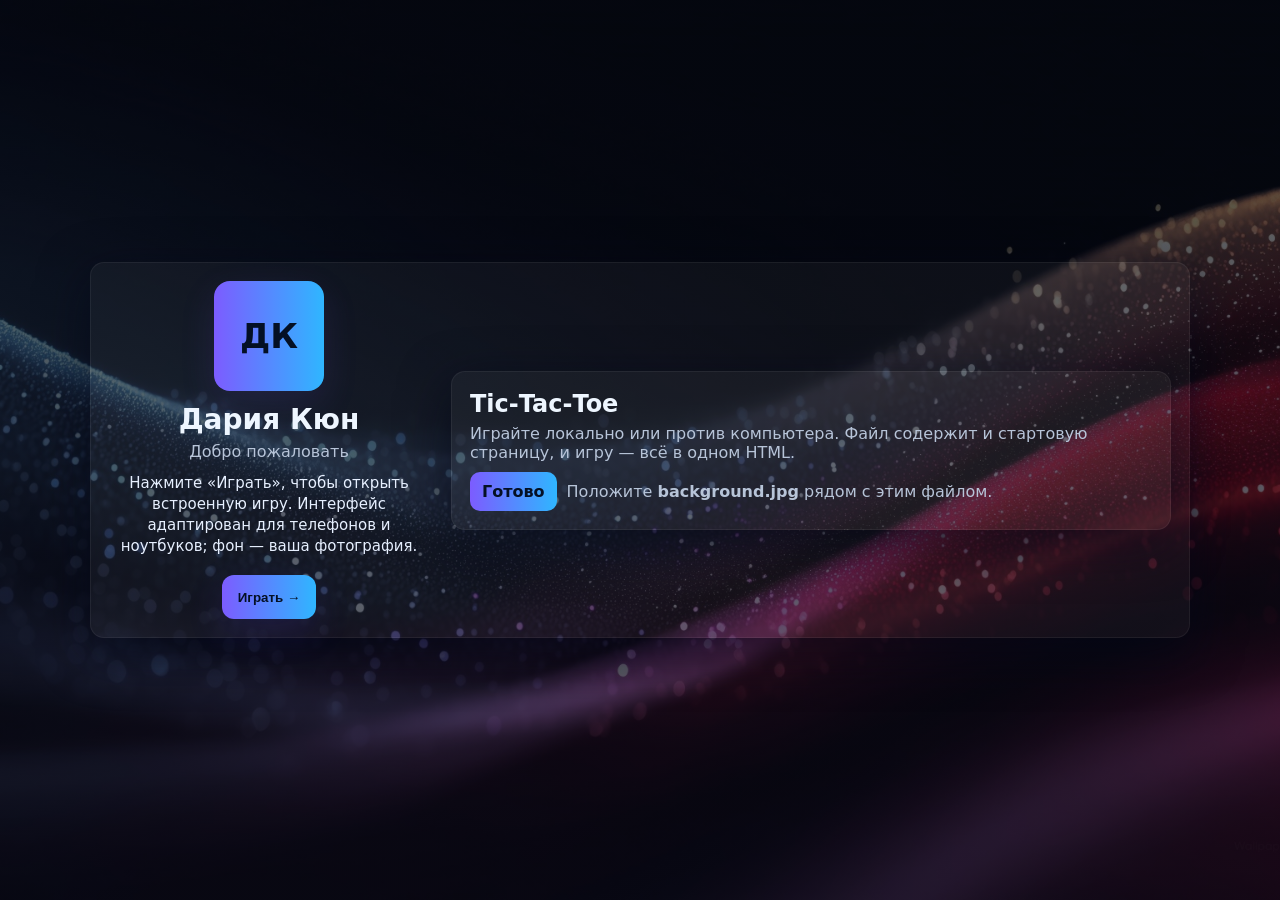
<file: index.html>
<!doctype html>
<html lang="ru">
<head>
  <meta charset="utf-8" />
  <meta name="viewport" content="width=device-width,initial-scale=1,viewport-fit=cover" />
  <title>Дария Кюн — Tic‑Tac‑Toe</title>
  <style>
    :root{
      --overlay: rgba(6,10,20,0.66);
      --panel: rgba(255,255,255,0.04);
      --accent1:#7c5cff;
      --accent2:#2fb6ff;
      --muted:#b7c4d8;
      --win:#ffd36b;
      --x-color:#ffd36b;
      --o-color:#7ee7ff;
      --glass-border: rgba(255,255,255,0.06);
      --radius: 14px;
    }

    html,body{height:100%}
    body{
      margin:0;
      padding: env(safe-area-inset-top) env(safe-area-inset-right) env(safe-area-inset-bottom) env(safe-area-inset-left);
      font-family: Inter, system-ui, -apple-system, "Segoe UI", Roboto, Arial;
      background:
        linear-gradient(var(--overlay), var(--overlay)),
        url('background.jpg') center/cover no-repeat;
      color:#eef6ff;
      -webkit-font-smoothing:antialiased;
      -moz-osx-font-smoothing:grayscale;
      display:flex;
      align-items:center;
      justify-content:center;
      padding:16px;
      touch-action: manipulation;
      -webkit-tap-highlight-color: rgba(255,255,255,0.04);
    }

    *{box-sizing:border-box}

    .container{ width:100%; max-width:1100px; }

    .card{
      background: var(--panel);
      border-radius:var(--radius);
      padding:18px;
      border:1px solid var(--glass-border);
      box-shadow: 0 14px 50px rgba(2,6,23,0.6);
    }

    /* --- Welcome --- */
    #welcome { display:flex; gap:22px; align-items:stretch; }
    @media (max-width:900px){ #welcome{ flex-direction:column; } }

    .left-w { width:320px; min-width:220px; text-align:center; }
    .avatar {
      width:110px; height:110px; border-radius:16px; margin:0 auto 12px;
      background: linear-gradient(90deg,var(--accent1),var(--accent2));
      display:flex;align-items:center;justify-content:center;font-weight:900;color:#041025;font-size:34px;
      box-shadow: 0 12px 36px rgba(124,92,255,0.12);
    }
    h1{ margin:0; font-size:28px; }
    .subtitle{ margin-top:6px; color:var(--muted); }
    .lead{ margin-top:12px; color:#e7f0ff; line-height:1.4; font-size:15px; }

    .cta { margin-top:18px; }
    .btn {
      display:inline-flex;align-items:center;gap:10px;padding:12px 16px;border-radius:12px;
      background: linear-gradient(90deg,var(--accent1),var(--accent2));
      color:#041025;font-weight:800;text-decoration:none;border:0;cursor:pointer;
      box-shadow: 0 12px 36px rgba(92,72,255,0.16);
      min-height:44px;
    }
    .btn:active { transform: translateY(1px); }

    /* --- Game view (new layout: board top, controls bottom) --- */
    #gameView { display:none; flex-direction:column; gap:18px; }

    .game-top {
      display:flex; flex-direction:column; gap:12px; align-items:center;
    }

    .header { width:100%; display:flex; justify-content:space-between; align-items:center; gap:12px; }
    .title { font-size:20px; font-weight:800; margin:0; }
    .turn { font-weight:900; padding:8px 10px; border-radius:8px; background: linear-gradient(90deg,var(--accent1),var(--accent2)); -webkit-background-clip:text; background-clip:text; color:transparent; min-width:86px; text-align:center; }

    /* Board */
    .board-wrap { position:relative; width:100%; display:flex; justify-content:center; }
    .board {
      --board-size: min(88vw, 520px);
      width: var(--board-size);
      display:grid;
      grid-template-columns: repeat(3, 1fr);
      gap:12px;
      padding:14px;
      border-radius:12px;
      background: linear-gradient(180deg, rgba(255,255,255,0.02), rgba(255,255,255,0.01));
      border:1px solid rgba(255,255,255,0.02);
      box-shadow: 0 14px 40px rgba(3,8,20,0.5);
    }
    .cell {
      aspect-ratio: 1 / 1;
      border-radius:12px;
      background: rgba(255,255,255,0.02);
      display:flex; align-items:center; justify-content:center; font-size: clamp(24px, 5vw, 48px); font-weight:900; color:#fff;
      cursor:pointer; user-select:none; transition: transform .12s cubic-bezier(.2,.9,.2,1), box-shadow .12s ease;
      border:1px solid rgba(255,255,255,0.02); position:relative;
      touch-action: manipulation;
      -webkit-tap-highlight-color: rgba(255,255,255,0.04);
      min-width: 0;
    }
    .cell:hover { transform: translateY(-6px); box-shadow: 0 18px 40px rgba(2,6,23,0.45); }
    .cell:active { transform: translateY(-2px); }
    .cell.x { color: var(--x-color); text-shadow: 0 6px 18px rgba(255,211,107,0.08); }
    .cell.o { color: var(--o-color); text-shadow: 0 6px 18px rgba(46,238,255,0.06); }
    .cell.disabled{ cursor:default; opacity:0.9; }
    .cell.win{ transform: scale(1.06); box-shadow: 0 22px 60px rgba(124,92,255,0.14); }

    .win-overlay { position:absolute; inset:0; pointer-events:none; overflow:visible; }
    .win-path { stroke: var(--win); stroke-width:4; stroke-linecap:round; fill:none; stroke-dasharray:200; stroke-dashoffset:200; opacity:0; filter: drop-shadow(0 8px 24px rgba(124,92,255,0.12)); transition: stroke-dashoffset 650ms cubic-bezier(.2,.9,.2,1), opacity .2s ease; }
    .win-overlay.show .win-path { stroke-dashoffset:0; opacity:1; }

    .confetti-root { position:absolute; inset:0; pointer-events:none; overflow:visible; }
    .confetti-dot { position:absolute; width:10px; height:10px; border-radius:50%; transform:translateY(0) scale(.6); opacity:0; transition: transform .9s cubic-bezier(.16,.8,.2,1), opacity .6s ease; }
    .confetti-dot.show { opacity:1; }

    .info { min-height:24px; color:var(--muted); font-weight:700; text-align:center; }

    /* Game bottom: controls */
    .game-bottom {
      display:flex; flex-direction:column; gap:12px; align-items:center;
    }

    .options { width:100%; max-width:600px; display:flex; flex-direction:column; gap:10px; }
    .row { display:flex; gap:8px; align-items:center; justify-content:center; flex-wrap:wrap; }
    label { color:var(--muted); font-size:13px; min-width:80px; }

    .select {
      padding:10px 12px; border-radius:10px; background:transparent; color:#eaf6ff;
      border:1px solid rgba(255,255,255,0.03); font-weight:700; cursor:pointer; min-width:140px;
    }
    .primary {
      padding:10px 12px; border-radius:10px; background: linear-gradient(90deg,var(--accent1),var(--accent2));
      color:#041025; font-weight:800; border:0; cursor:pointer; min-height:44px;
      box-shadow:0 12px 36px rgba(92,72,255,0.14);
    }
    .ghost {
      padding:9px 12px; border-radius:10px; background:transparent; color:var(--muted); border:1px solid rgba(255,255,255,0.03); cursor:pointer;
    }

    .scorebar { display:flex; gap:10px; flex-wrap:wrap; justify-content:center; }
    .scorebox { padding:8px 10px; border-radius:10px; background: linear-gradient(180deg, rgba(255,255,255,0.01), rgba(255,255,255,0.005)); border:1px solid rgba(255,255,255,0.02); color:#fff; }

    .bottom-buttons { display:flex; gap:10px; justify-content:center; flex-wrap:wrap; width:100%; }

    footer { margin-top:6px; color:var(--muted); font-size:12px; text-align:center; }

    @media (max-width:480px){
      .left-w { width:100%; }
      .board { --board-size: min(96vw, 420px); }
      .avatar { width:84px; height:84px; font-size:26px; }
      .btn, .primary { min-height:48px; }
      .row { gap:6px; }
      .select { min-width:100px; }
    }
  </style>
</head>
<body>
  <div class="container">
    <!-- Welcome -->
    <div id="welcome" class="card">
      <div class="left-w">
        <div class="avatar" aria-hidden="true">ДК</div>
        <h1>Дария Кюн</h1>
        <div class="subtitle">Добро пожаловать</div>
        <p class="lead">Нажмите «Играть», чтобы открыть встроенную игру. Интерфейс адаптирован для телефонов и ноутбуков; фон — ваша фотография.</p>
        <div class="cta">
          <button id="goGame" class="btn" title="Перейти к игре">Играть →</button>
        </div>
      </div>

      <div style="flex:1; display:flex; align-items:center;">
        <div style="width:100%;">
          <div class="card" style="padding:18px; display:flex; flex-direction:column; gap:10px; height:100%;">
            <div>
              <h2 style="margin:0 0 6px">Tic‑Tac‑Toe</h2>
              <p style="margin:0;color:var(--muted)">Играйте локально или против компьютера. Файл содержит и стартовую страницу, и игру — всё в одном HTML.</p>
            </div>
            <div style="margin-top:auto; display:flex; gap:10px; align-items:center;">
              <div style="background:linear-gradient(90deg,var(--accent1),var(--accent2)); padding:10px 12px; border-radius:10px; color:#041025; font-weight:800;">Готово</div>
              <div style="color:var(--muted)">Положите <strong>background.jpg</strong> рядом с этим файлом.</div>
            </div>
          </div>
        </div>
      </div>
    </div>

    <!-- Game (new layout: board top, controls bottom) -->
    <div id="gameView" class="card" style="margin-top:18px; display:none;">
      <!-- Game top: board + header + info -->
      <div class="game-top">
        <div class="header">
          <div>
            <h2 class="title">Tic‑Tac‑Toe</h2>
            <div class="subtitle">X начинает</div>
          </div>
          <div class="controls">
            <div id="turn" class="turn">Ход: X</div>
          </div>
        </div>

        <div class="board-wrap">
          <div id="board" class="board" role="grid" aria-label="Игровая доска">
            <div class="cell" data-index="0" role="button" tabindex="0" aria-label="Клетка 1"></div>
            <div class="cell" data-index="1" role="button" tabindex="0" aria-label="Клетка 2"></div>
            <div class="cell" data-index="2" role="button" tabindex="0" aria-label="Клетка 3"></div>

            <div class="cell" data-index="3" role="button" tabindex="0" aria-label="Клетка 4"></div>
            <div class="cell" data-index="4" role="button" tabindex="0" aria-label="Клетка 5"></div>
            <div class="cell" data-index="5" role="button" tabindex="0" aria-label="Клетка 6"></div>

            <div class="cell" data-index="6" role="button" tabindex="0" aria-label="Клетка 7"></div>
            <div class="cell" data-index="7" role="button" tabindex="0" aria-label="Клетка 8"></div>
            <div class="cell" data-index="8" role="button" tabindex="0" aria-label="Клетка 9"></div>
          </div>

          <div class="win-overlay" id="winOverlay" aria-hidden="true">
            <svg viewBox="0 0 100 100" preserveAspectRatio="none" xmlns="http://www.w3.org/2000/svg">
              <path id="winPath" class="win-path" d="" />
            </svg>
          </div>

          <div id="confettiRoot" class="confetti-root" aria-hidden="true"></div>
        </div>

        <div id="info" class="info" aria-live="polite"></div>
      </div>

      <!-- Game bottom: controls -->
      <div class="game-bottom">
        <div class="options">
          <div class="row">
            <label for="mode">Режим:</label>
            <select id="mode" class="select" aria-label="Режим игры">
              <option value="local">Два игрока (локально)</option>
              <option value="ai">Против компьютера</option>
            </select>
          </div>

          <div class="row" id="aiOptions">
            <label for="difficulty">Сложность:</label>
            <select id="difficulty" class="select" aria-label="Сложность AI">
              <option value="easy">Easy</option>
              <option value="medium">Medium</option>
              <option value="hard">Hard</option>
            </select>
          </div>
        </div>

        <div class="scorebar">
          <div class="scorebox"><div class="label">Вы (X)</div><div id="scoreX" class="value">0</div></div>
          <div class="scorebox"><div class="label">Компьютер (O)</div><div id="scoreO" class="value">0</div></div>
          <div class="scorebox"><div class="label">Ничьи</div><div id="scoreD" class="value">0</div></div>
        </div>

        <div class="bottom-buttons">
          <button id="newGame" class="primary">Новая игра</button>
          <button id="resetAll" class="ghost">Сбросить</button>
          <button id="backToWelcome" class="ghost">← Назад</button>
        </div>

        <footer><small>Подсказка: R — новая игра. Касайтесь клеток для установки X / O.</small></footer>
      </div>
    </div>
  </div>

  <script>
    (function(){
      // View elements
      const welcome = document.getElementById('welcome');
      const gameView = document.getElementById('gameView');
      const goGame = document.getElementById('goGame');
      const backToWelcome = document.getElementById('backToWelcome');

      // Game DOM
      const boardEl = document.getElementById('board');
      const cells = Array.from(document.querySelectorAll('.cell'));
      const turnEl = document.getElementById('turn');
      const newGameBtn = document.getElementById('newGame');
      const modeSelect = document.getElementById('mode');
      const difficultySelect = document.getElementById('difficulty');
      const aiOptions = document.getElementById('aiOptions');
      const resetAllBtn = document.getElementById('resetAll');
      const infoEl = document.getElementById('info');
      const scoreXEl = document.getElementById('scoreX');
      const scoreOEl = document.getElementById('scoreO');
      const scoreDEl = document.getElementById('scoreD');
      const winOverlay = document.getElementById('winOverlay');
      const winPath = document.getElementById('winPath');
      const confettiRoot = document.getElementById('confettiRoot');

      // State
      let board = Array(9).fill(null);
      let current = 'X';
      let finished = false;
      let scoreX = 0, scoreO = 0, scoreD = 0;

      // Load saved
      try {
        const saved = JSON.parse(localStorage.getItem('ttt_scores') || 'null');
        if (saved){ scoreX = saved.x||0; scoreO = saved.o||0; scoreD = saved.d||0; updateScores(); }
        const savedMode = localStorage.getItem('ttt_mode'); if (savedMode) modeSelect.value = savedMode;
        const savedDiff = localStorage.getItem('ttt_diff'); if (savedDiff) difficultySelect.value = savedDiff;
      } catch (e) { /* ignore */ }
      toggleAIOptions();

      const winningLines = [
        [0,1,2],[3,4,5],[6,7,8],
        [0,3,6],[1,4,7],[2,5,8],
        [0,4,8],[2,4,6]
      ];

      // View switching
      goGame.addEventListener('click', ()=> {
        welcome.style.display = 'none';
        gameView.style.display = 'flex';
        setTimeout(()=> { newGameBtn.focus(); }, 120);
      });
      backToWelcome.addEventListener('click', ()=> {
        gameView.style.display = 'none';
        welcome.style.display = 'flex';
      });

      // Render
      function render(){
        cells.forEach((c,i) => {
          c.textContent = board[i] || '';
          c.classList.toggle('x', board[i] === 'X');
          c.classList.toggle('o', board[i] === 'O');
          c.classList.toggle('disabled', !!board[i] || finished);
          c.classList.remove('win');
        });
        turnEl.textContent = 'Ход: ' + current;
      }

      function checkWinState(b = board){
        for (const line of winningLines){
          const [a,b1,c] = line;
          if (b[a] && b[a] === b[b1] && b[a] === b[c]) return { winner: b[a], line };
        }
        if (b.every(Boolean)) return { draw: true };
        return null;
      }

      // Click handler on cells
      function cellClick(e){
        if (finished) return;
        const idx = Number(e.currentTarget.dataset.index);
        if (board[idx]) return;
        if (modeSelect.value === 'ai' && current === 'O') return;
        board[idx] = current;
        afterMove();
      }

      cells.forEach(c => {
        c.addEventListener('click', cellClick);
        c.addEventListener('keydown', (e) => { if (e.key === 'Enter' || e.key === ' ') { e.preventDefault(); c.click(); } });
      });

      function afterMove(){
        const res = checkWinState();
        if (res){
          finished = true;
          if (res.winner){
            res.line.forEach(i => cells[i].classList.add('win'));
            infoEl.textContent = 'Победил ' + res.winner + '!';
            if (res.winner === 'X') scoreX++; else scoreO++;
            saveScores(); updateScores(); animateWinLine(res.line);
          } else {
            infoEl.textContent = 'Ничья!';
            scoreD++; saveScores(); updateScores(); flashDraw();
          }
          cells.forEach(c => c.classList.add('disabled'));
        } else {
          current = current === 'X' ? 'O' : 'X';
          render();
          if (!finished && modeSelect.value === 'ai' && current === 'O') {
            setTimeout(aiMove, difficultySelect.value === 'hard' ? 320 : 260);
          }
        }
        render();
      }

      // AI
      function aiMove(){
        const diff = difficultySelect.value;
        let idx = null;
        if (diff === 'easy') idx = aiRandom();
        else if (diff === 'medium') idx = aiMedium();
        else idx = aiHard();
        if (idx === null) idx = aiRandom();
        board[idx] = 'O';
        afterMove();
      }
      function aiRandom(){
        const empties = board.map((v,i)=> v?null:i).filter(v=>v!==null);
        if (!empties.length) return null;
        return empties[Math.floor(Math.random()*empties.length)];
      }
      function aiMedium(){
        for (let i=0;i<9;i++){
          if (!board[i]){ board[i] = 'O'; const s = checkWinState(board); board[i] = null; if (s && s.winner === 'O') return i; }
        }
        for (let i=0;i<9;i++){
          if (!board[i]){ board[i] = 'X'; const s = checkWinState(board); board[i] = null; if (s && s.winner === 'X') return i; }
        }
        if (!board[4]) return 4;
        const corners = [0,2,6,8].filter(i=>!board[i]);
        if (corners.length) return corners[Math.floor(Math.random()*corners.length)];
        return aiRandom();
      }
      function aiHard(){
        const best = minimax(board.slice(), 'O', 0);
        return best.index;
      }
      function minimax(b, player, depth){
        const winner = checkWinStatic(b);
        if (winner === 'O') return { score: 10 - depth };
        if (winner === 'X') return { score: depth - 10 };
        if (b.every(Boolean)) return { score: 0 };
        const moves = [];
        for (let i=0;i<9;i++){
          if (!b[i]){
            const move = { index: i };
            b[i] = player;
            const result = minimax(b, player === 'O' ? 'X' : 'O', depth+1);
            move.score = result.score;
            b[i] = null;
            moves.push(move);
          }
        }
        let bestMove;
        if (player === 'O'){
          let bestScore = -Infinity;
          for (const m of moves) if (m.score > bestScore){ bestScore = m.score; bestMove = m; }
        } else {
          let bestScore = Infinity;
          for (const m of moves) if (m.score < bestScore){ bestScore = m.score; bestMove = m; }
        }
        return bestMove || { index: null, score: 0 };
      }
      function checkWinStatic(b){
        for (const line of winningLines){
          const [a,b1,c] = line;
          if (b[a] && b[a] === b[b1] && b[a] === b[c]) return b[a];
        }
        if (b.every(Boolean)) return 'draw';
        return null;
      }

      // Win animation
      function animateWinLine(line){
        const rectBoard = boardEl.getBoundingClientRect();
        const centers = cells.map(c => {
          const r = c.getBoundingClientRect();
          return { x: ((r.left + r.right)/2) - rectBoard.left, y: ((r.top + r.bottom)/2) - rectBoard.top };
        });
        const start = centers[line[0]], end = centers[line[2]];
        const sx = (start.x / rectBoard.width) * 100;
        const sy = (start.y / rectBoard.height) * 100;
        const ex = (end.x / rectBoard.width) * 100;
        const ey = (end.y / rectBoard.height) * 100;
        const d = `M ${sx} ${sy} L ${ex} ${ey}`;
        winPath.setAttribute('d', d);
        winOverlay.classList.remove('show');
        winPath.style.transition = 'none';
        winPath.style.strokeDasharray = '200';
        winPath.style.strokeDashoffset = '200';
        requestAnimationFrame(()=> {
          requestAnimationFrame(()=> {
            winOverlay.classList.add('show');
            winPath.style.transition = 'stroke-dashoffset 650ms cubic-bezier(.2,.9,.2,1), opacity .25s ease';
            winPath.style.strokeDashoffset = '0';
          });
        });
        spawnConfetti(line);
        setTimeout(()=> setTimeout(clearWinOverlay, 1200), 900);
      }
      function clearWinOverlay(){
        winOverlay.classList.remove('show');
        winPath.style.transition = 'none';
        winPath.setAttribute('d', '');
        confettiRoot.innerHTML = '';
      }
      function spawnConfetti(line){
        confettiRoot.innerHTML = '';
        const mid = line[1];
        const midRect = cells[mid].getBoundingClientRect();
        const parentRect = boardEl.getBoundingClientRect();
        const cx = ((midRect.left + midRect.right)/2) - parentRect.left;
        const cy = ((midRect.top + midRect.bottom)/2) - parentRect.top;
        const colors = ['#ffd36b','#7c5cff','#2fb6ff','#ff7ab6','#86f0ff'];
        for (let i=0;i<12;i++){
          const dot = document.createElement('div');
          dot.className = 'confetti-dot';
          dot.style.left = (cx - 5 + (Math.random()*40-20)) + 'px';
          dot.style.top = (cy - 5 + (Math.random()*40-20)) + 'px';
          dot.style.background = colors[i % colors.length];
          confettiRoot.appendChild(dot);
          setTimeout(()=> {
            dot.classList.add('show');
            dot.style.transform = `translate(${(Math.random()*160-80)}px, ${-(100 + Math.random()*80)}px) scale(${0.7 + Math.random()})`;
            dot.style.opacity = '1';
          }, 80 + i*40);
          setTimeout(()=> { dot.style.opacity = '0'; }, 1600 + i*40);
        }
      }
      function flashDraw(){
        cells.forEach((c,i) => {
          c.classList.add('win');
          setTimeout(()=> c.classList.remove('win'), 600 + i*20);
        });
      }

      // Scores
      function updateScores(){ scoreXEl.textContent = scoreX; scoreOEl.textContent = scoreO; scoreDEl.textContent = scoreD; }
      function saveScores(){ localStorage.setItem('ttt_scores', JSON.stringify({ x: scoreX, o: scoreO, d: scoreD })); }

      // Controls
      function newGame(startFresh=false){
        board = Array(9).fill(null);
        finished = false;
        current = 'X';
        clearWinOverlay();
        render();
        infoEl.textContent = '';
        if (!finished && modeSelect.value === 'ai' && current === 'O') setTimeout(aiMove, 250);
      }
      function toggleAIOptions(){
        aiOptions.style.display = modeSelect.value === 'ai' ? 'flex' : 'none';
        localStorage.setItem('ttt_mode', modeSelect.value);
      }

      // Events
      newGameBtn.addEventListener('click', ()=> newGame(true));
      modeSelect.addEventListener('change', ()=> { toggleAIOptions(); localStorage.setItem('ttt_mode', modeSelect.value); newGame(true); });
      difficultySelect.addEventListener('change', ()=> { localStorage.setItem('ttt_diff', difficultySelect.value); });
      resetAllBtn.addEventListener('click', ()=> {
        localStorage.removeItem('ttt_scores'); localStorage.removeItem('ttt_mode'); localStorage.removeItem('ttt_diff');
        scoreX = scoreO = scoreD = 0; updateScores();
        modeSelect.value = 'local'; difficultySelect.value = 'easy'; toggleAIOptions();
        infoEl.textContent = 'Сброшены настройки и счёт';
        setTimeout(()=> infoEl.textContent = '', 1600);
        newGame(true);
      });
      document.addEventListener('keydown', (e)=> { if (e.key === 'r' || e.key === 'R') newGame(true); });

      // Initialize
      render();
      toggleAIOptions();
      window.addEventListener('resize', clearWinOverlay);
    })();
  </script>
</body>
</html>
</file>
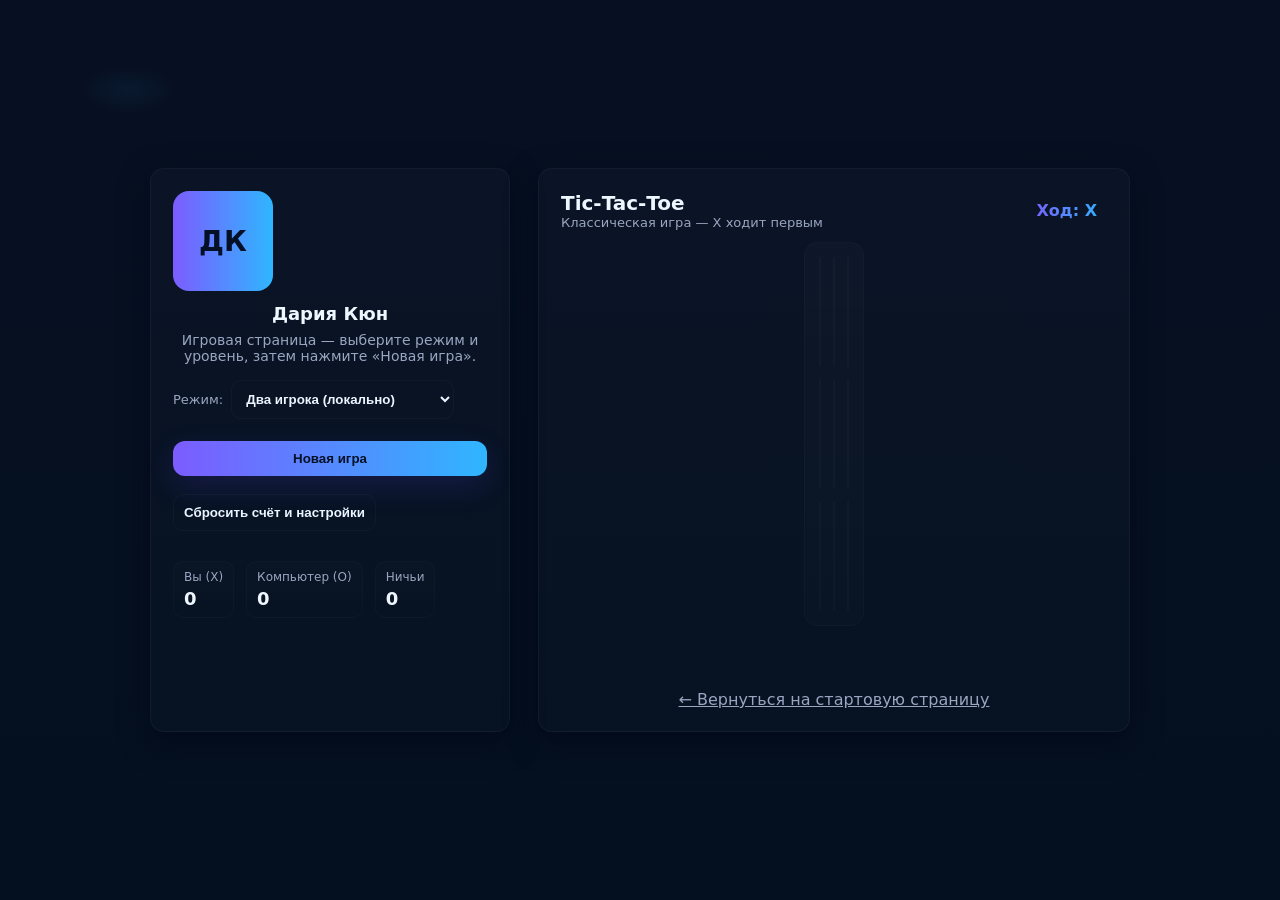
<file: info.html>
<!doctype html>
<html lang="ru">
<head>
  <meta charset="utf-8" />
  <meta name="viewport" content="width=device-width,initial-scale=1" />
  <title>Tic Tac Toe — Игра</title>
  <style>
    :root{
      --bg:#071022;
      --card: rgba(255,255,255,0.03);
      --accent1:#7c5cff;
      --accent2:#2fb6ff;
      --muted:#9aa6c1;
      --win:#ffd36b;
      --x-color:#ffd36b;
      --o-color:#7ee7ff;
    }
    *{box-sizing:border-box}
    html,body{height:100%}
    body{
      margin:0;
      font-family: Inter, system-ui, -apple-system, "Segoe UI", Roboto, Arial;
      background: radial-gradient(800px 400px at 10% 10%, rgba(47,182,255,0.06), transparent 6%),
                  linear-gradient(180deg,var(--bg), #041020);
      color:#eef6ff;
      display:flex;
      align-items:center;
      justify-content:center;
      padding:28px;
    }

    .wrap{ width:100%; max-width:980px; display:grid; grid-template-columns:360px 1fr; gap:28px; }
    @media (max-width:900px){ .wrap{ grid-template-columns: 1fr; padding:12px } }

    .panel{
      background: linear-gradient(180deg, rgba(255,255,255,0.02), rgba(255,255,255,0.01));
      border-radius:14px;padding:22px;border:1px solid rgba(255,255,255,0.04);
      box-shadow: 0 10px 30px rgba(2,6,23,0.6);
    }

    /* left panel */
    .profile .avatar{ width:100px;height:100px;border-radius:16px;background:linear-gradient(90deg,var(--accent1),var(--accent2));display:flex;align-items:center;justify-content:center;font-weight:800;color:#041025;font-size:28px;margin-bottom:12px }
    .profile h2{ margin:0;font-size:18px }
    .profile p{ color:var(--muted); font-size:14px; margin-top:8px }

    .options{ margin-top:16px; display:flex;flex-direction:column; gap:10px }
    .row{ display:flex;gap:8px; align-items:center }
    label{ font-size:13px; color:var(--muted) }

    .select, .toggle{
      padding:10px;border-radius:10px;background:transparent;border:1px solid rgba(255,255,255,0.03); color:#eaf5ff; font-weight:700; cursor:pointer;
    }

    .btn-primary{
      margin-top:12px;padding:10px 14px;border-radius:12px;background:linear-gradient(90deg,var(--accent1),var(--accent2)); color:#041025;font-weight:800;border:0; cursor:pointer; box-shadow:0 10px 30px rgba(92,72,255,0.16)
    }

    /* board area */
    .game{
      display:flex;flex-direction:column;align-items:center;gap:12px;
    }
    .header{ width:100%; display:flex;justify-content:space-between; align-items:center }
    .title{ font-size:20px; margin:0 }
    .subtitle{ color:var(--muted); font-size:13px }

    .controls{ display:flex; gap:10px; align-items:center }
    .turn{ font-weight:700; padding:8px 10px; border-radius:10px; background: linear-gradient(90deg,var(--accent1),var(--accent2)); -webkit-background-clip:text; background-clip:text; color:transparent }

    .board-wrap{ position:relative; }
    .board{
      display:grid; grid-template-columns:repeat(3,1fr); gap:12px; padding:14px; background: linear-gradient(180deg, rgba(255,255,255,0.02), rgba(255,255,255,0.01)); border-radius:14px; width:100%; max-width:520px;
      border:1px solid rgba(255,255,255,0.02);
    }
    .cell{
      height:110px;border-radius:12px;background: linear-gradient(180deg, rgba(255,255,255,0.01), rgba(255,255,255,0.005));
      display:flex;align-items:center;justify-content:center;font-size:48px;font-weight:800;color:#fff; cursor:pointer; user-select:none; transition:transform .12s ease, box-shadow .12s ease;
      border:1px solid rgba(255,255,255,0.02); position:relative;
    }
    .cell:hover{ transform: translateY(-6px); box-shadow: 0 18px 40px rgba(2,6,23,0.5) }
    .cell.x{ color:var(--x-color); text-shadow: 0 6px 18px rgba(255,211,107,0.08) }
    .cell.o{ color:var(--o-color); text-shadow: 0 6px 18px rgba(46,238,255,0.06) }
    .cell.win{ transform: scale(1.06); box-shadow: 0 20px 60px rgba(124,92,255,0.12) }

    .win-overlay{ position:absolute; inset:0; pointer-events:none; overflow:visible }
    .win-path{ stroke: var(--win); stroke-width:3.5; stroke-linecap:round; fill:none; stroke-dasharray:200; stroke-dashoffset:200; transition: stroke-dashoffset 650ms cubic-bezier(.2,.9,.2,1), opacity .2s ease; opacity:0; filter: drop-shadow(0 8px 24px rgba(124,92,255,0.12)); }
    .win-overlay.show .win-path{ stroke-dashoffset:0; opacity:1 }

    .confetti-root{ position:absolute; inset:0; pointer-events:none; overflow:visible }
    .confetti-dot{ position:absolute; width:10px;height:10px;border-radius:50%; transform:translateY(0) scale(.6); opacity:0; transition: transform .9s cubic-bezier(.16,.8,.2,1), opacity .6s ease; }
    .confetti-dot.show{ opacity:1 }

    .info{ min-height:26px; color:var(--muted); font-weight:700; margin-top:6px; text-align:center }

    .scoreboard{ display:flex; gap:12px; margin-top:6px }
    .scorebox{ padding:8px 10px; border-radius:10px; background:linear-gradient(180deg, rgba(255,255,255,0.01), rgba(255,255,255,0.005)); border:1px solid rgba(255,255,255,0.02) }
    .scorebox .label{ color:var(--muted); font-size:12px } .scorebox .value{ font-weight:800; margin-top:4px; font-size:18px }

    footer{ color:var(--muted); text-align:center; margin-top:8px }
    @media (max-width:900px){ .wrap{ grid-template-columns: 1fr } .board{ max-width:100% } .cell{ height:86px; font-size:36px } }
  </style>
</head>
<body>
  <div class="wrap" role="main" aria-labelledby="title">
    <aside class="panel profile" aria-label="Панель настроек">
      <div style="text-align:center">
        <div class="avatar">ДК</div>
        <h2>Дария Кюн</h2>
        <p>Игровая страница — выберите режим и уровень, затем нажмите «Новая игра».</p>
      </div>

      <div class="options">
        <div class="row">
          <label for="mode">Режим:</label>
          <select id="mode" class="select" title="Выбрать режим">
            <option value="local">Два игрока (локально)</option>
            <option value="ai">Играть против компьютера</option>
          </select>
        </div>

        <div class="row" id="aiOptions" style="display:flex;align-items:center;gap:8px">
          <label for="difficulty">Сложность:</label>
          <select id="difficulty" class="select" title="Уровень AI">
            <option value="easy">Easy (рандом)</option>
            <option value="medium">Medium (блок/выигрыш)</option>
            <option value="hard">Hard (Minimax)</option>
          </select>
        </div>

        <button id="newGame" class="btn-primary">Новая игра</button>

        <div style="margin-top:8px; display:flex; gap:8px;">
          <button id="clearStorage" class="select">Сбросить счёт и настройки</button>
        </div>

        <div style="margin-top:14px">
          <div class="scoreboard">
            <div class="scorebox"><div class="label">Вы (X)</div><div id="scoreX" class="value">0</div></div>
            <div class="scorebox"><div class="label">Компьютер (O)</div><div id="scoreO" class="value">0</div></div>
            <div class="scorebox"><div class="label">Ничьи</div><div id="scoreD" class="value">0</div></div>
          </div>
        </div>
      </div>
    </aside>

    <section class="panel game" aria-label="Игровая панель">
      <div class="header">
        <div>
          <h3 class="title">Tic‑Tac‑Toe</h3>
          <div class="subtitle">Классическая игра — X ходит первым</div>
        </div>
        <div class="controls">
          <div id="turn" class="turn">Ход: X</div>
        </div>
      </div>

      <div class="board-wrap" aria-hidden="false">
        <div id="board" class="board" role="grid" aria-label="Игровое поле">
          <!-- клетки генерируются скриптом при инициализации, но добавлены также сюда для доступности -->
          <div class="cell" data-index="0" role="button" tabindex="0" aria-label="Клетка 1"></div>
          <div class="cell" data-index="1" role="button" tabindex="0" aria-label="Клетка 2"></div>
          <div class="cell" data-index="2" role="button" tabindex="0" aria-label="Клетка 3"></div>

          <div class="cell" data-index="3" role="button" tabindex="0" aria-label="Клетка 4"></div>
          <div class="cell" data-index="4" role="button" tabindex="0" aria-label="Клетка 5"></div>
          <div class="cell" data-index="5" role="button" tabindex="0" aria-label="Клетка 6"></div>

          <div class="cell" data-index="6" role="button" tabindex="0" aria-label="Клетка 7"></div>
          <div class="cell" data-index="7" role="button" tabindex="0" aria-label="Клетка 8"></div>
          <div class="cell" data-index="8" role="button" tabindex="0" aria-label="Клетка 9"></div>
        </div>

        <div class="win-overlay" id="winOverlay" aria-hidden="true">
          <svg viewBox="0 0 100 100" preserveAspectRatio="none" xmlns="http://www.w3.org/2000/svg">
            <path id="winPath" class="win-path" d="" />
          </svg>
        </div>

        <div id="confettiRoot" class="confetti-root" aria-hidden="true"></div>
      </div>

      <div id="info" class="info" aria-live="polite"></div>

      <footer style="width:100%;text-align:center;margin-top:8px;color:var(--muted)"><a href="../index.html" style="color:var(--muted);text-decoration:underline">← Вернуться на стартовую страницу</a></footer>
    </section>
  </div>

  <script>
    (function(){
      // DOM
      const boardEl = document.getElementById('board');
      const cells = Array.from(document.querySelectorAll('.cell'));
      const turnEl = document.getElementById('turn');
      const newGameBtn = document.getElementById('newGame');
      const modeSelect = document.getElementById('mode');
      const difficultySelect = document.getElementById('difficulty');
      const aiOptions = document.getElementById('aiOptions');
      const clearStorageBtn = document.getElementById('clearStorage');
      const infoEl = document.getElementById('info');
      const scoreXEl = document.getElementById('scoreX');
      const scoreOEl = document.getElementById('scoreO');
      const scoreDEl = document.getElementById('scoreD');
      const winOverlay = document.getElementById('winOverlay');
      const winPath = document.getElementById('winPath');
      const confettiRoot = document.getElementById('confettiRoot');

      // State
      let board = Array(9).fill(null);
      let current = 'X';
      let finished = false;
      let scoreX = 0, scoreO = 0, scoreD = 0;

      // load saved
      const saved = JSON.parse(localStorage.getItem('ttt_scores') || 'null');
      if (saved) { scoreX=saved.x||0; scoreO=saved.o||0; scoreD=saved.d||0; updateScores(); }
      const savedMode = localStorage.getItem('ttt_mode');
      if (savedMode) modeSelect.value = savedMode;
      const savedDiff = localStorage.getItem('ttt_diff');
      if (savedDiff) difficultySelect.value = savedDiff;
      toggleAIOptions();

      const winningLines = [
        [0,1,2],[3,4,5],[6,7,8],
        [0,3,6],[1,4,7],[2,5,8],
        [0,4,8],[2,4,6]
      ];

      // render
      function render(){
        cells.forEach((c,i) => {
          c.textContent = board[i] || '';
          c.classList.toggle('x', board[i]==='X');
          c.classList.toggle('o', board[i]==='O');
          if (board[i]) c.classList.add('disabled'); else c.classList.remove('disabled');
          c.classList.remove('win');
        });
        turnEl.textContent = 'Ход: ' + current;
        infoEl.textContent = '';
      }

      function checkWinState(){
        for (const line of winningLines){
          const [a,b,c] = line;
          if (board[a] && board[a] === board[b] && board[a] === board[c]) return { winner: board[a], line };
        }
        if (board.every(Boolean)) return { draw: true };
        return null;
      }

      function cellClick(e){
        if (finished) return;
        const idx = Number(e.currentTarget.dataset.index);
        if (board[idx]) return;
        // If mode is AI and it's AI's turn, ignore clicks
        if (modeSelect.value === 'ai' && current === 'O') return;
        board[idx] = current;
        afterMove();
      }

      function afterMove(){
        const res = checkWinState();
        if (res){
          finished = true;
          if (res.winner){
            res.line.forEach(i => cells[i].classList.add('win'));
            infoEl.textContent = 'Победил ' + res.winner + '!';
            if (res.winner === 'X') { scoreX++; } else { scoreO++; }
            saveScores();
            updateScores();
            animateWinLine(res.line);
          } else if (res.draw){
            infoEl.textContent = 'Ничья!';
            scoreD++;
            saveScores();
            updateScores();
            flashDraw();
          }
          cells.forEach(c => c.classList.add('disabled'));
        } else {
          current = current === 'X' ? 'O' : 'X';
          render();
          // если режим AI и теперь ход компьютера — запустить ход AI
          if (!finished && modeSelect.value === 'ai' && current === 'O'){
            setTimeout(aiMove, 320);
          }
        }
        render();
      }

      // AI implementations
      function aiMove(){
        const diff = difficultySelect.value;
        let idx = null;
        if (diff === 'easy') idx = aiRandom();
        else if (diff === 'medium') idx = aiMedium();
        else idx = aiHard(); // minimax
        if (idx === null) { idx = aiRandom(); }
        board[idx] = 'O';
        afterMove();
      }

      function aiRandom(){
        const empties = board.map((v,i)=> v?null:i).filter(v=>v!==null);
        if (!empties.length) return null;
        return empties[Math.floor(Math.random()*empties.length)];
      }

      function aiMedium(){
        // 1) win if possible
        for (let i=0;i<9;i++){
          if (!board[i]){
            board[i]='O';
            if (checkWinState() && checkWinState().winner === 'O'){ board[i]=null; return i; }
            board[i]=null;
          }
        }
        // 2) block player immediate win
        for (let i=0;i<9;i++){
          if (!board[i]){
            board[i]='X';
            if (checkWinState() && checkWinState().winner === 'X'){ board[i]=null; return i; }
            board[i]=null;
          }
        }
        // 3) take center
        if (!board[4]) return 4;
        // 4) take a corner
        const corners = [0,2,6,8].filter(i=>!board[i]);
        if (corners.length) return corners[Math.floor(Math.random()*corners.length)];
        // 5) random
        return aiRandom();
      }

      function aiHard(){
        // minimax: returns best index for 'O'
        const best = minimax(board.slice(), 'O', 0);
        return best.index;
      }

      function minimax(b, player, depth){
        const winner = checkWinStatic(b);
        if (winner === 'O') return { score: 10 - depth };
        if (winner === 'X') return { score: depth - 10 };
        if (b.every(Boolean)) return { score: 0 };

        const moves = [];
        for (let i=0;i<9;i++){
          if (!b[i]){
            const move = { index: i };
            b[i] = player;
            const result = minimax(b, player === 'O' ? 'X' : 'O', depth+1);
            move.score = result.score;
            b[i] = null;
            moves.push(move);
          }
        }

        let bestMove;
        if (player === 'O'){
          // maximize
          let bestScore = -Infinity;
          for (const m of moves) if (m.score > bestScore){ bestScore = m.score; bestMove = m; }
        } else {
          // minimize
          let bestScore = Infinity;
          for (const m of moves) if (m.score < bestScore){ bestScore = m.score; bestMove = m; }
        }
        return bestMove || { index: null, score: 0 };
      }

      function checkWinStatic(b){
        for (const line of winningLines){
          const [a,b1,c] = line;
          if (b[a] && b[a] === b[b1] && b[a] === b[c]) return b[a];
        }
        if (b.every(Boolean)) return 'draw';
        return null;
      }

      // UI helpers
      function animateWinLine(line){
        const rectBoard = boardEl.getBoundingClientRect();
        const centers = cells.map(c => {
          const r = c.getBoundingClientRect();
          return { x: ((r.left + r.right)/2) - rectBoard.left, y: ((r.top + r.bottom)/2) - rectBoard.top };
        });
        const start = centers[line[0]], end = centers[line[2]];
        const sx = (start.x / rectBoard.width) * 100;
        const sy = (start.y / rectBoard.height) * 100;
        const ex = (end.x / rectBoard.width) * 100;
        const ey = (end.y / rectBoard.height) * 100;
        const d = `M ${sx} ${sy} L ${ex} ${ey}`;
        winPath.setAttribute('d', d);
        winOverlay.classList.remove('show');
        winPath.style.transition = 'none';
        winPath.style.strokeDasharray = '200';
        winPath.style.strokeDashoffset = '200';
        requestAnimationFrame(()=> {
          requestAnimationFrame(()=> {
            winOverlay.classList.add('show');
            winPath.style.transition = 'stroke-dashoffset 650ms cubic-bezier(.2,.9,.2,1), opacity .25s ease';
            winPath.style.strokeDashoffset = '0';
          });
        });
        spawnConfetti(line);
        setTimeout(()=> setTimeout(clearWinOverlay, 1200), 900);
      }

      function clearWinOverlay(){
        winOverlay.classList.remove('show');
        winPath.style.transition = 'none';
        winPath.setAttribute('d','');
        confettiRoot.innerHTML = '';
      }

      function spawnConfetti(line){
        confettiRoot.innerHTML = '';
        const mid = line[1];
        const midRect = cells[mid].getBoundingClientRect();
        const parentRect = boardEl.getBoundingClientRect();
        const cx = ((midRect.left + midRect.right)/2) - parentRect.left;
        const cy = ((midRect.top + midRect.bottom)/2) - parentRect.top;
        const colors = ['#ffd36b','#7c5cff','#2fb6ff','#ff7ab6','#86f0ff'];
        for (let i=0;i<14;i++){
          const dot = document.createElement('div');
          dot.className = 'confetti-dot';
          dot.style.left = (cx - 5 + (Math.random()*40-20)) + 'px';
          dot.style.top = (cy - 5 + (Math.random()*40-20)) + 'px';
          dot.style.background = colors[i % colors.length];
          confettiRoot.appendChild(dot);
          setTimeout(()=> {
            dot.classList.add('show');
            dot.style.transform = `translate(${(Math.random()*160-80)}px, ${-(100 + Math.random()*80)}px) scale(${0.7 + Math.random()})`;
            dot.style.opacity = '1';
          }, 80 + i*40);
          setTimeout(()=> { dot.style.opacity = '0'; }, 1600 + i*40);
        }
      }

      function flashDraw(){
        cells.forEach((c,i) => {
          c.classList.add('win');
          setTimeout(()=> c.classList.remove('win'), 600 + i*20);
        });
      }

      function updateScores(){
        scoreXEl.textContent = scoreX;
        scoreOEl.textContent = scoreO;
        scoreDEl.textContent = scoreD;
      }

      function saveScores(){
        localStorage.setItem('ttt_scores', JSON.stringify({ x: scoreX, o: scoreO, d: scoreD }));
      }

      // controls
      function newGame(startFresh=false){
        board = Array(9).fill(null);
        finished = false;
        // If starting fresh (user pressed New Game), set who starts: X always
        current = 'X';
        clearWinOverlay();
        render();
        if (modeSelect.value === 'ai' && current === 'O') setTimeout(aiMove, 250);
      }

      // toggle AI options
      function toggleAIOptions(){
        if (modeSelect.value === 'ai') aiOptions.style.display = 'flex';
        else aiOptions.style.display = 'none';
        localStorage.setItem('ttt_mode', modeSelect.value);
      }

      // events
      cells.forEach(c => c.addEventListener('click', cellClick));
      newGameBtn.addEventListener('click', ()=> { newGame(true); });
      modeSelect.addEventListener('change', ()=> { toggleAIOptions(); localStorage.setItem('ttt_mode', modeSelect.value); });
      difficultySelect.addEventListener('change', ()=> { localStorage.setItem('ttt_diff', difficultySelect.value); });
      clearStorageBtn.addEventListener('click', ()=> {
        localStorage.removeItem('ttt_scores');
        localStorage.removeItem('ttt_mode');
        localStorage.removeItem('ttt_diff');
        scoreX = scoreO = scoreD = 0;
        updateScores();
        modeSelect.value = 'local';
        difficultySelect.value = 'easy';
        toggleAIOptions();
        infoEl.textContent = 'Сброшены настройки и счёт';
        setTimeout(()=> infoEl.textContent = '', 1600);
      });

      // keyboard accessibility
      document.addEventListener('keydown', (e)=>{
        if (e.key === 'r' || e.key === 'R') newGame(true);
      });

      // initialize
      render();
    })();
  </script>
</body>
</html>
</file>
